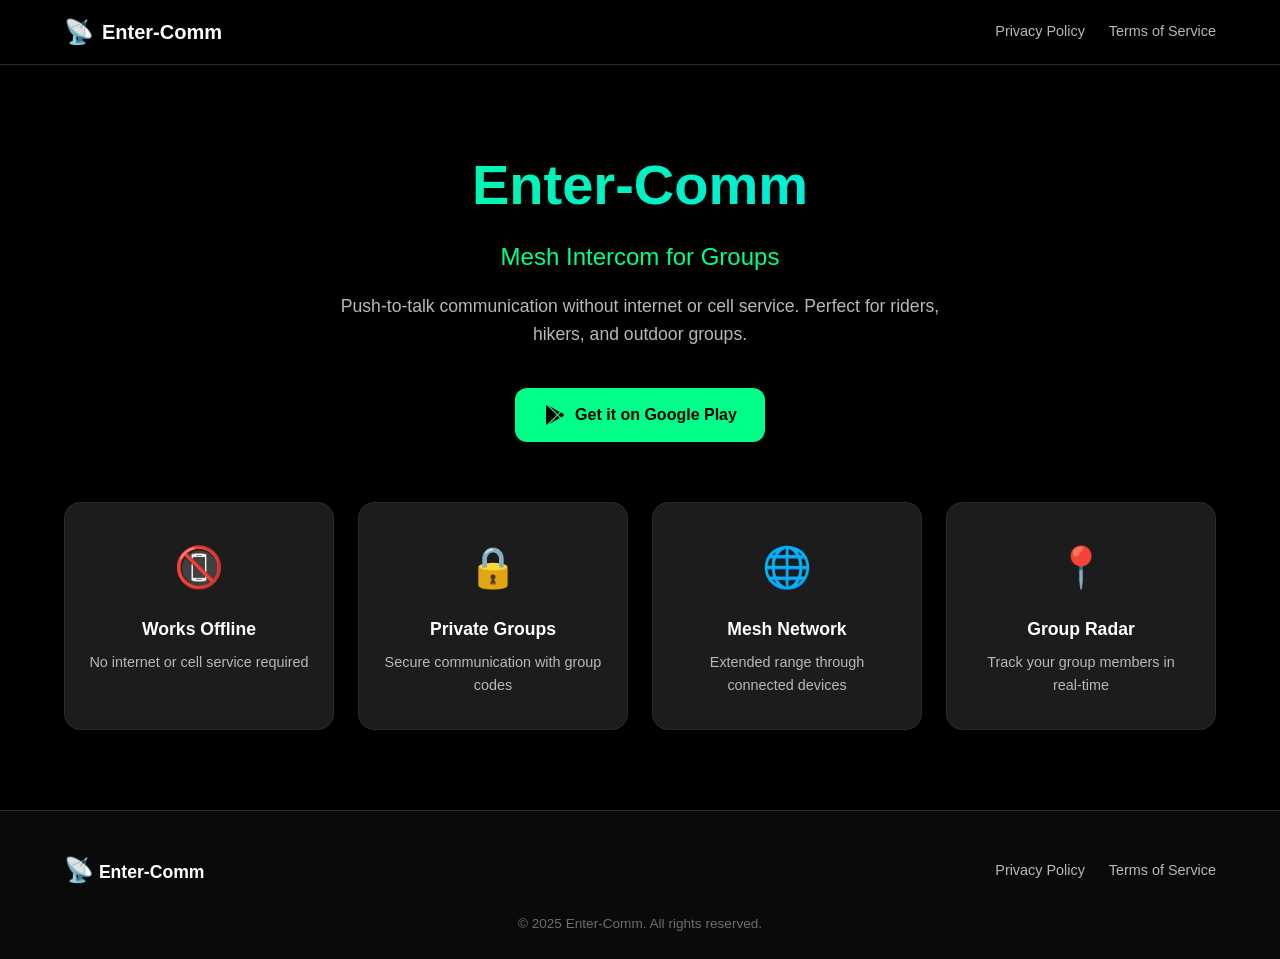
<file: website/index.html>
<!DOCTYPE html>
<html lang="en">
<head>
    <meta charset="UTF-8">
    <meta name="viewport" content="width=device-width, initial-scale=1.0">
    <title>Enter-Comm | Mesh Intercom for Groups</title>
    <meta name="description" content="Free mesh intercom app for groups. Push-to-talk communication without internet or cell service.">
    <link rel="stylesheet" href="styles.css">
    <link rel="icon" type="image/png" href="favicon.png">
</head>
<body>
    <nav class="navbar">
        <div class="container nav-content">
            <a href="/" class="logo">
                <span class="logo-icon">📡</span>
                Enter-Comm
            </a>
            <div class="nav-links">
                <a href="privacy.html">Privacy Policy</a>
                <a href="terms.html">Terms of Service</a>
            </div>
        </div>
    </nav>

    <main>
        <section class="hero">
            <div class="container">
                <h1>Enter-Comm</h1>
                <p class="tagline">Mesh Intercom for Groups</p>
                <p class="subtitle">Push-to-talk communication without internet or cell service. Perfect for riders, hikers, and outdoor groups.</p>

                <div class="cta-buttons">
                    <a href="https://play.google.com/store/apps/details?id=com.entercomm.bikeintercom" class="btn btn-primary">
                        <svg viewBox="0 0 24 24" width="24" height="24" fill="currentColor">
                            <path d="M3,20.5V3.5C3,2.91 3.34,2.39 3.84,2.15L13.69,12L3.84,21.85C3.34,21.6 3,21.09 3,20.5M16.81,15.12L6.05,21.34L14.54,12.85L16.81,15.12M20.16,10.81C20.5,11.08 20.75,11.5 20.75,12C20.75,12.5 20.53,12.9 20.18,13.18L17.89,14.5L15.39,12L17.89,9.5L20.16,10.81M6.05,2.66L16.81,8.88L14.54,11.15L6.05,2.66Z"/>
                        </svg>
                        Get it on Google Play
                    </a>
                </div>

                <div class="features">
                    <div class="feature">
                        <div class="feature-icon">📵</div>
                        <h3>Works Offline</h3>
                        <p>No internet or cell service required</p>
                    </div>
                    <div class="feature">
                        <div class="feature-icon">🔒</div>
                        <h3>Private Groups</h3>
                        <p>Secure communication with group codes</p>
                    </div>
                    <div class="feature">
                        <div class="feature-icon">🌐</div>
                        <h3>Mesh Network</h3>
                        <p>Extended range through connected devices</p>
                    </div>
                    <div class="feature">
                        <div class="feature-icon">📍</div>
                        <h3>Group Radar</h3>
                        <p>Track your group members in real-time</p>
                    </div>
                </div>
            </div>
        </section>
    </main>

    <footer>
        <div class="container">
            <div class="footer-content">
                <div class="footer-brand">
                    <span class="logo-icon">📡</span> Enter-Comm
                </div>
                <div class="footer-links">
                    <a href="privacy.html">Privacy Policy</a>
                    <a href="terms.html">Terms of Service</a>
                </div>
            </div>
            <p class="copyright">&copy; 2025 Enter-Comm. All rights reserved.</p>
        </div>
    </footer>
</body>
</html>
</file>
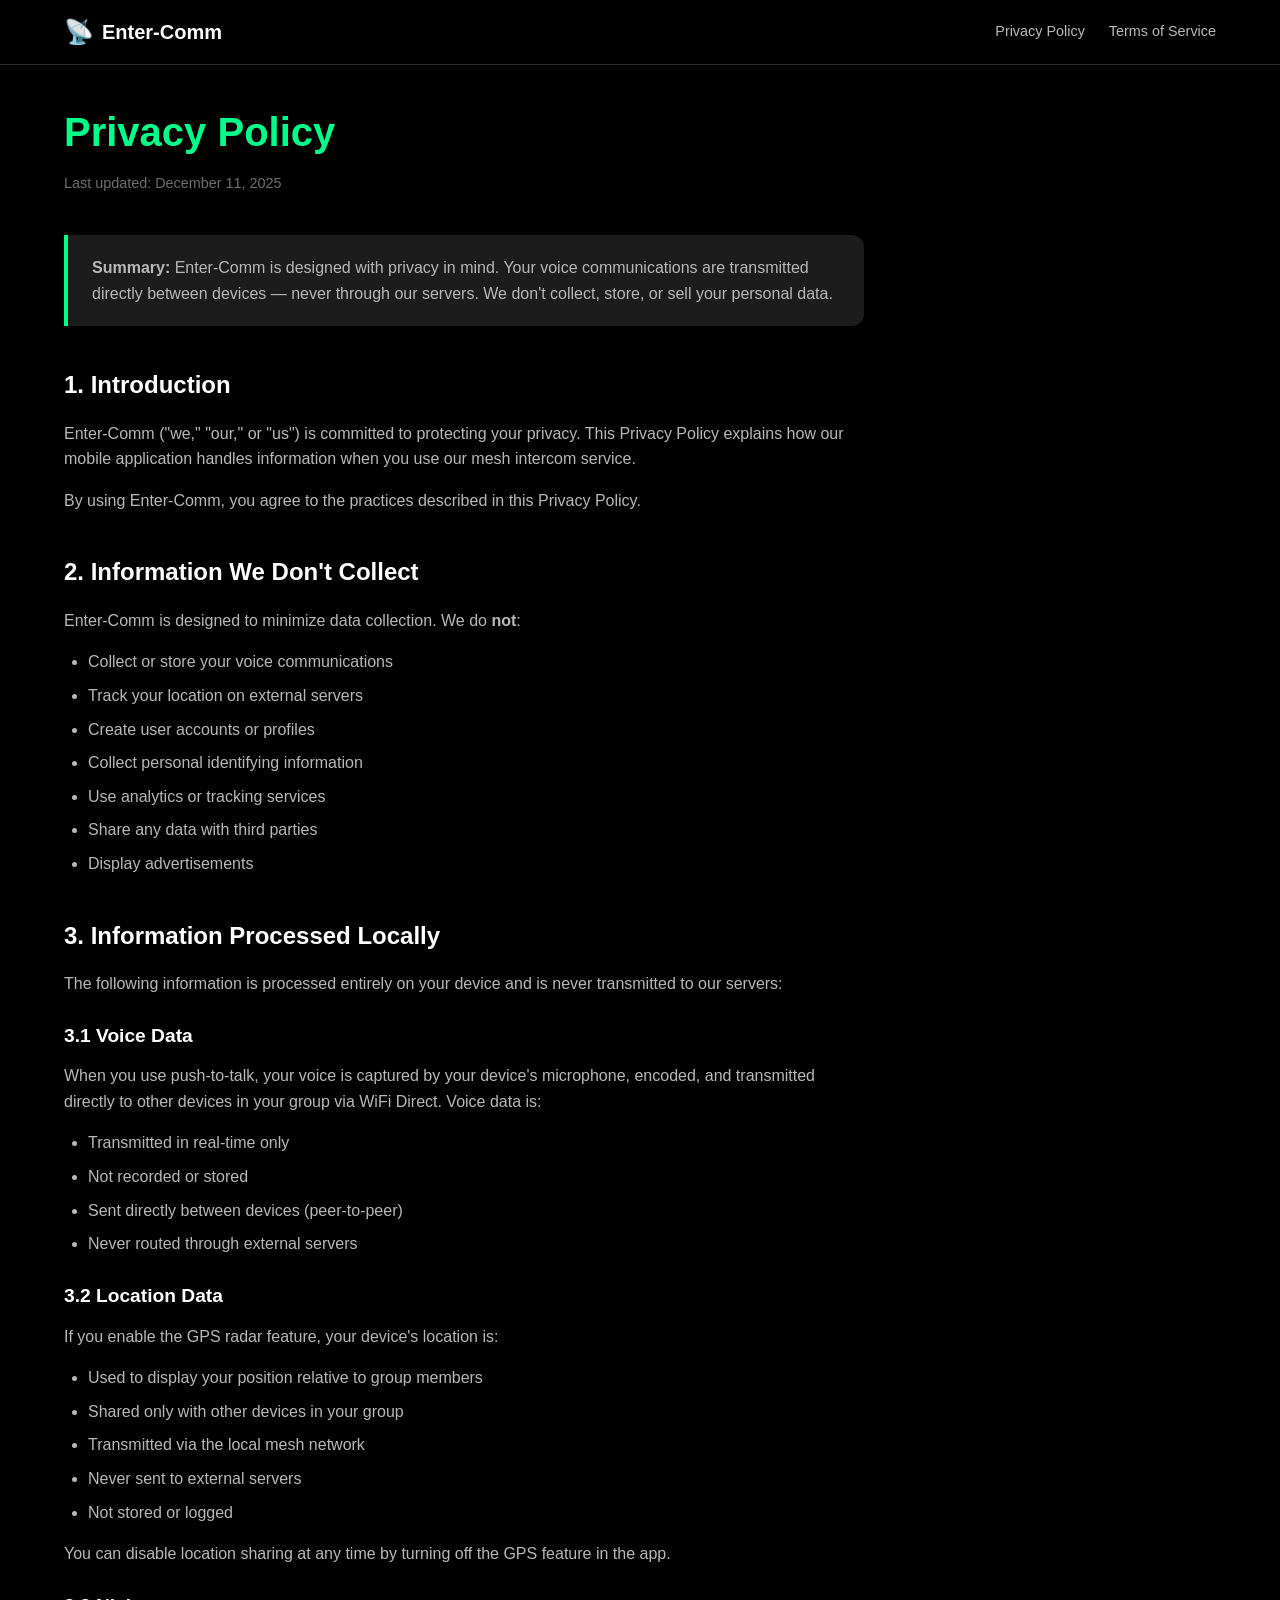
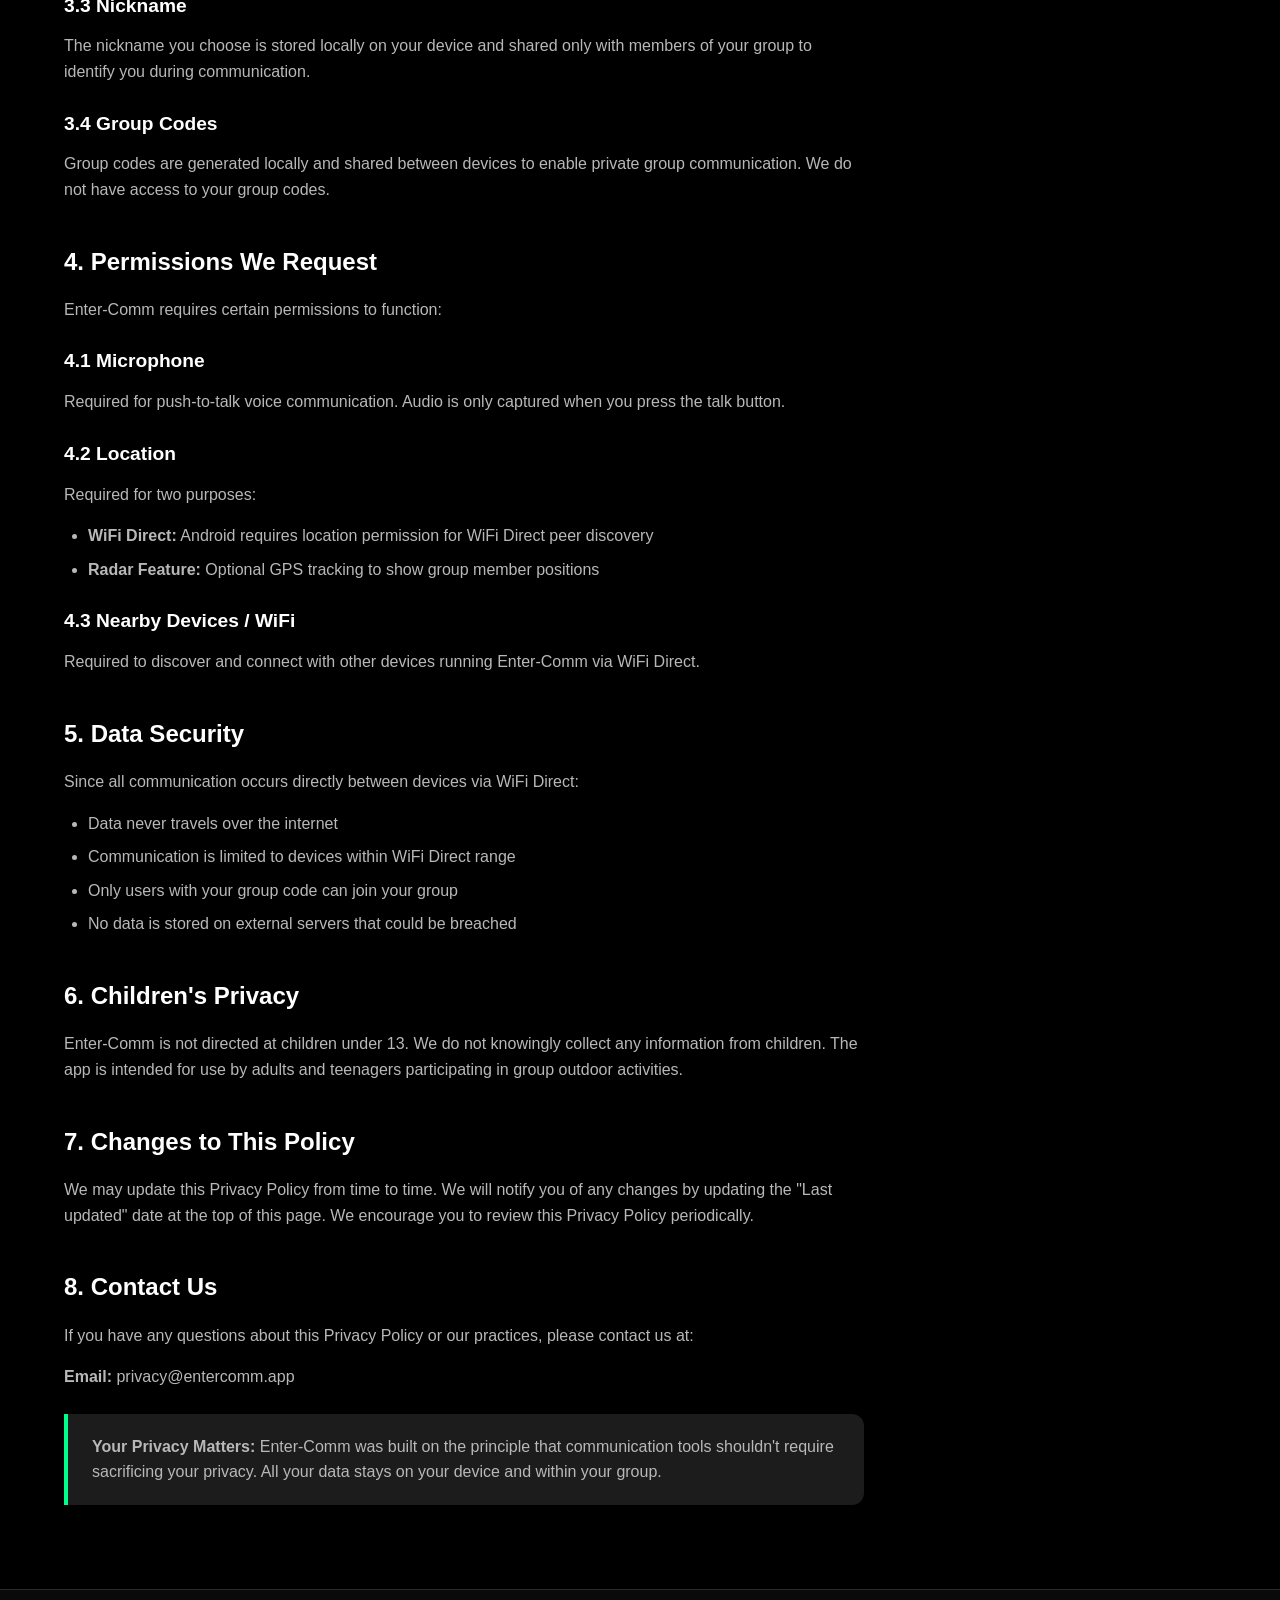
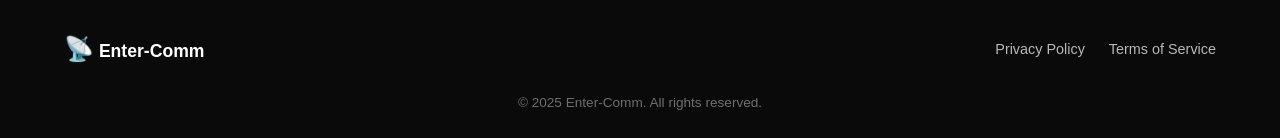
<file: website/privacy.html>
<!DOCTYPE html>
<html lang="en">
<head>
    <meta charset="UTF-8">
    <meta name="viewport" content="width=device-width, initial-scale=1.0">
    <title>Privacy Policy | Enter-Comm</title>
    <meta name="description" content="Privacy Policy for Enter-Comm mesh intercom app.">
    <link rel="stylesheet" href="styles.css">
    <link rel="icon" type="image/png" href="favicon.png">
</head>
<body>
    <nav class="navbar">
        <div class="container nav-content">
            <a href="/" class="logo">
                <span class="logo-icon">📡</span>
                Enter-Comm
            </a>
            <div class="nav-links">
                <a href="privacy.html">Privacy Policy</a>
                <a href="terms.html">Terms of Service</a>
            </div>
        </div>
    </nav>

    <main class="legal-page">
        <div class="container">
            <h1>Privacy Policy</h1>
            <p class="last-updated">Last updated: December 11, 2025</p>

            <div class="legal-content">
                <div class="highlight-box">
                    <p><strong>Summary:</strong> Enter-Comm is designed with privacy in mind. Your voice communications are transmitted directly between devices — never through our servers. We don't collect, store, or sell your personal data.</p>
                </div>

                <h2>1. Introduction</h2>
                <p>Enter-Comm ("we," "our," or "us") is committed to protecting your privacy. This Privacy Policy explains how our mobile application handles information when you use our mesh intercom service.</p>
                <p>By using Enter-Comm, you agree to the practices described in this Privacy Policy.</p>

                <h2>2. Information We Don't Collect</h2>
                <p>Enter-Comm is designed to minimize data collection. We do <strong>not</strong>:</p>
                <ul>
                    <li>Collect or store your voice communications</li>
                    <li>Track your location on external servers</li>
                    <li>Create user accounts or profiles</li>
                    <li>Collect personal identifying information</li>
                    <li>Use analytics or tracking services</li>
                    <li>Share any data with third parties</li>
                    <li>Display advertisements</li>
                </ul>

                <h2>3. Information Processed Locally</h2>
                <p>The following information is processed entirely on your device and is never transmitted to our servers:</p>

                <h3>3.1 Voice Data</h3>
                <p>When you use push-to-talk, your voice is captured by your device's microphone, encoded, and transmitted directly to other devices in your group via WiFi Direct. Voice data is:</p>
                <ul>
                    <li>Transmitted in real-time only</li>
                    <li>Not recorded or stored</li>
                    <li>Sent directly between devices (peer-to-peer)</li>
                    <li>Never routed through external servers</li>
                </ul>

                <h3>3.2 Location Data</h3>
                <p>If you enable the GPS radar feature, your device's location is:</p>
                <ul>
                    <li>Used to display your position relative to group members</li>
                    <li>Shared only with other devices in your group</li>
                    <li>Transmitted via the local mesh network</li>
                    <li>Never sent to external servers</li>
                    <li>Not stored or logged</li>
                </ul>
                <p>You can disable location sharing at any time by turning off the GPS feature in the app.</p>

                <h3>3.3 Nickname</h3>
                <p>The nickname you choose is stored locally on your device and shared only with members of your group to identify you during communication.</p>

                <h3>3.4 Group Codes</h3>
                <p>Group codes are generated locally and shared between devices to enable private group communication. We do not have access to your group codes.</p>

                <h2>4. Permissions We Request</h2>
                <p>Enter-Comm requires certain permissions to function:</p>

                <h3>4.1 Microphone</h3>
                <p>Required for push-to-talk voice communication. Audio is only captured when you press the talk button.</p>

                <h3>4.2 Location</h3>
                <p>Required for two purposes:</p>
                <ul>
                    <li><strong>WiFi Direct:</strong> Android requires location permission for WiFi Direct peer discovery</li>
                    <li><strong>Radar Feature:</strong> Optional GPS tracking to show group member positions</li>
                </ul>

                <h3>4.3 Nearby Devices / WiFi</h3>
                <p>Required to discover and connect with other devices running Enter-Comm via WiFi Direct.</p>

                <h2>5. Data Security</h2>
                <p>Since all communication occurs directly between devices via WiFi Direct:</p>
                <ul>
                    <li>Data never travels over the internet</li>
                    <li>Communication is limited to devices within WiFi Direct range</li>
                    <li>Only users with your group code can join your group</li>
                    <li>No data is stored on external servers that could be breached</li>
                </ul>

                <h2>6. Children's Privacy</h2>
                <p>Enter-Comm is not directed at children under 13. We do not knowingly collect any information from children. The app is intended for use by adults and teenagers participating in group outdoor activities.</p>

                <h2>7. Changes to This Policy</h2>
                <p>We may update this Privacy Policy from time to time. We will notify you of any changes by updating the "Last updated" date at the top of this page. We encourage you to review this Privacy Policy periodically.</p>

                <h2>8. Contact Us</h2>
                <p>If you have any questions about this Privacy Policy or our practices, please contact us at:</p>
                <p><strong>Email:</strong> privacy@entercomm.app</p>

                <div class="highlight-box">
                    <p><strong>Your Privacy Matters:</strong> Enter-Comm was built on the principle that communication tools shouldn't require sacrificing your privacy. All your data stays on your device and within your group.</p>
                </div>
            </div>
        </div>
    </main>

    <footer>
        <div class="container">
            <div class="footer-content">
                <div class="footer-brand">
                    <span class="logo-icon">📡</span> Enter-Comm
                </div>
                <div class="footer-links">
                    <a href="privacy.html">Privacy Policy</a>
                    <a href="terms.html">Terms of Service</a>
                </div>
            </div>
            <p class="copyright">&copy; 2025 Enter-Comm. All rights reserved.</p>
        </div>
    </footer>
</body>
</html>
</file>
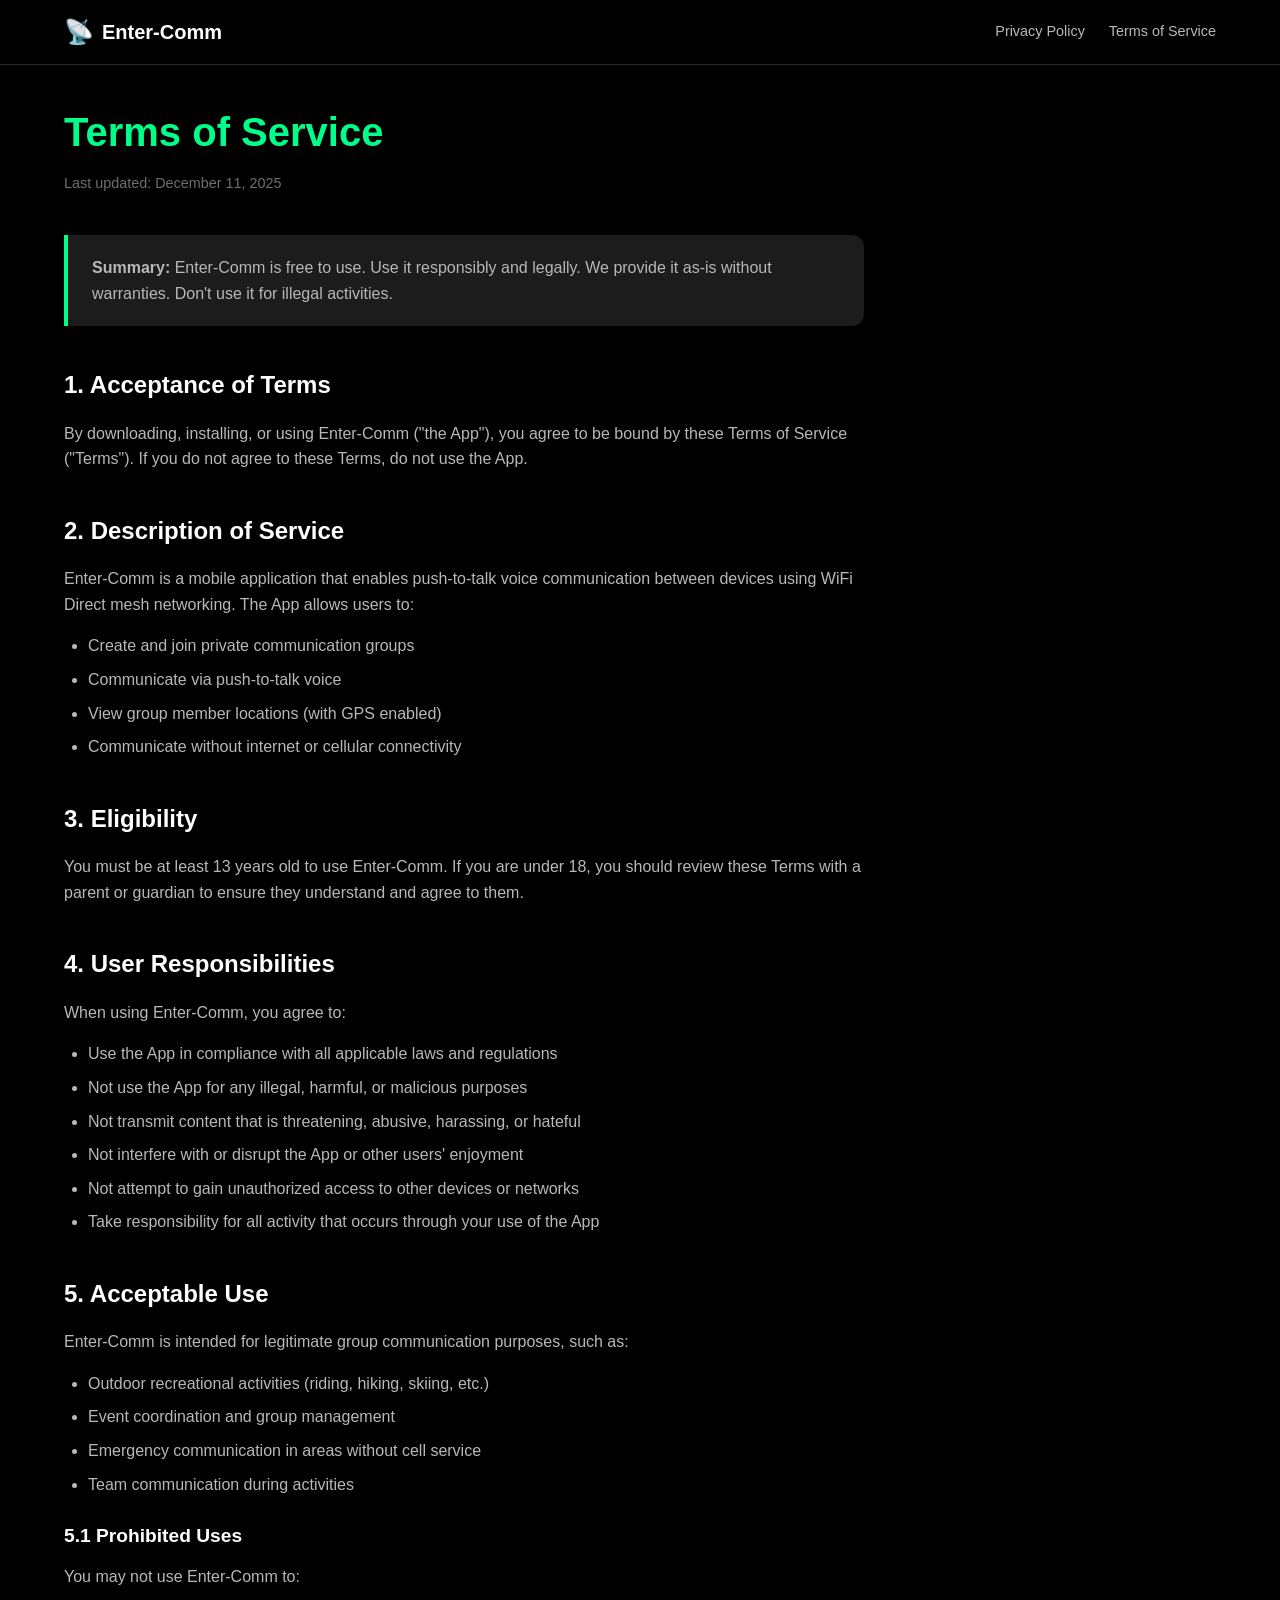
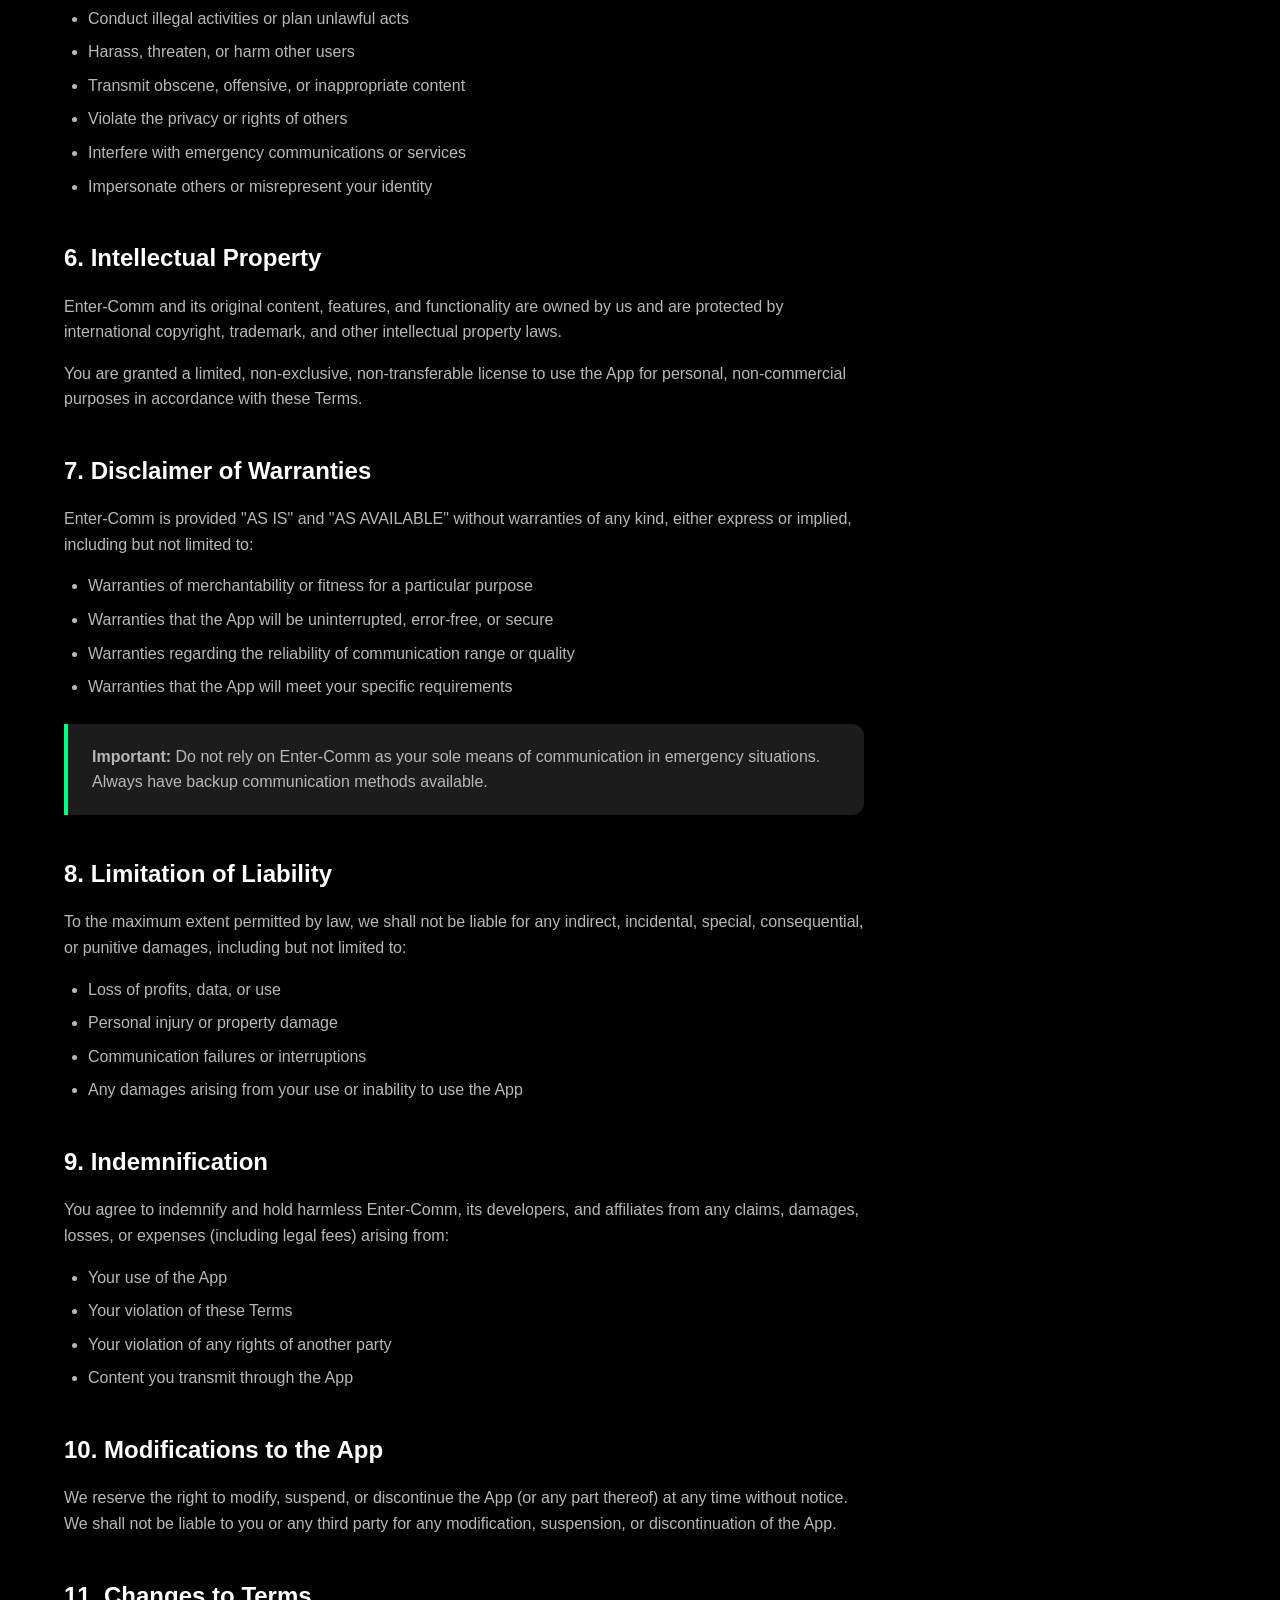
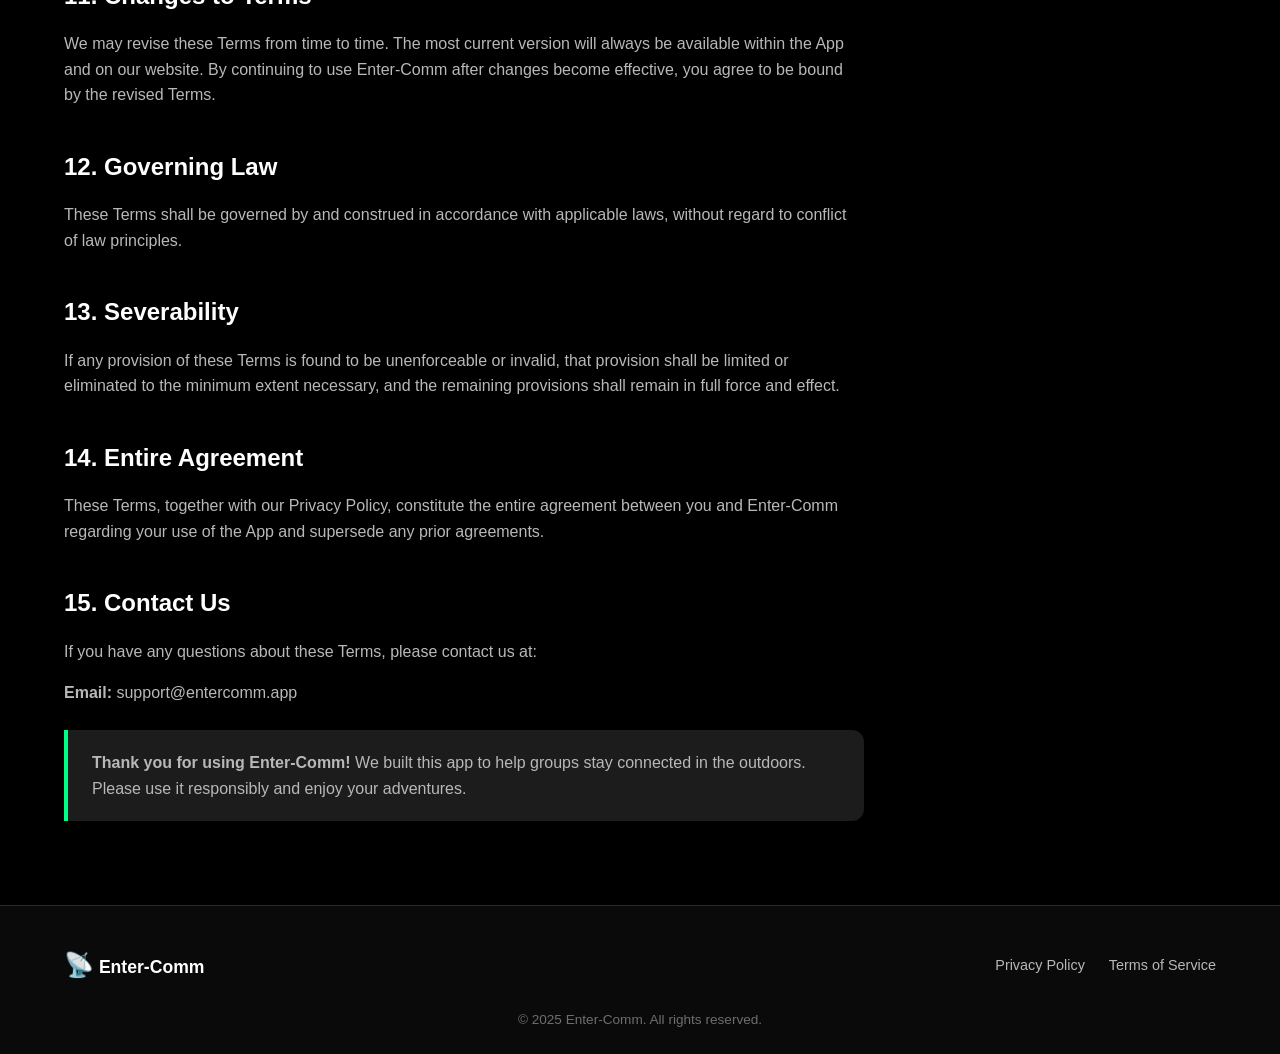
<file: website/terms.html>
<!DOCTYPE html>
<html lang="en">
<head>
    <meta charset="UTF-8">
    <meta name="viewport" content="width=device-width, initial-scale=1.0">
    <title>Terms of Service | Enter-Comm</title>
    <meta name="description" content="Terms of Service for Enter-Comm mesh intercom app.">
    <link rel="stylesheet" href="styles.css">
    <link rel="icon" type="image/png" href="favicon.png">
</head>
<body>
    <nav class="navbar">
        <div class="container nav-content">
            <a href="/" class="logo">
                <span class="logo-icon">📡</span>
                Enter-Comm
            </a>
            <div class="nav-links">
                <a href="privacy.html">Privacy Policy</a>
                <a href="terms.html">Terms of Service</a>
            </div>
        </div>
    </nav>

    <main class="legal-page">
        <div class="container">
            <h1>Terms of Service</h1>
            <p class="last-updated">Last updated: December 11, 2025</p>

            <div class="legal-content">
                <div class="highlight-box">
                    <p><strong>Summary:</strong> Enter-Comm is free to use. Use it responsibly and legally. We provide it as-is without warranties. Don't use it for illegal activities.</p>
                </div>

                <h2>1. Acceptance of Terms</h2>
                <p>By downloading, installing, or using Enter-Comm ("the App"), you agree to be bound by these Terms of Service ("Terms"). If you do not agree to these Terms, do not use the App.</p>

                <h2>2. Description of Service</h2>
                <p>Enter-Comm is a mobile application that enables push-to-talk voice communication between devices using WiFi Direct mesh networking. The App allows users to:</p>
                <ul>
                    <li>Create and join private communication groups</li>
                    <li>Communicate via push-to-talk voice</li>
                    <li>View group member locations (with GPS enabled)</li>
                    <li>Communicate without internet or cellular connectivity</li>
                </ul>

                <h2>3. Eligibility</h2>
                <p>You must be at least 13 years old to use Enter-Comm. If you are under 18, you should review these Terms with a parent or guardian to ensure they understand and agree to them.</p>

                <h2>4. User Responsibilities</h2>
                <p>When using Enter-Comm, you agree to:</p>
                <ul>
                    <li>Use the App in compliance with all applicable laws and regulations</li>
                    <li>Not use the App for any illegal, harmful, or malicious purposes</li>
                    <li>Not transmit content that is threatening, abusive, harassing, or hateful</li>
                    <li>Not interfere with or disrupt the App or other users' enjoyment</li>
                    <li>Not attempt to gain unauthorized access to other devices or networks</li>
                    <li>Take responsibility for all activity that occurs through your use of the App</li>
                </ul>

                <h2>5. Acceptable Use</h2>
                <p>Enter-Comm is intended for legitimate group communication purposes, such as:</p>
                <ul>
                    <li>Outdoor recreational activities (riding, hiking, skiing, etc.)</li>
                    <li>Event coordination and group management</li>
                    <li>Emergency communication in areas without cell service</li>
                    <li>Team communication during activities</li>
                </ul>

                <h3>5.1 Prohibited Uses</h3>
                <p>You may not use Enter-Comm to:</p>
                <ul>
                    <li>Conduct illegal activities or plan unlawful acts</li>
                    <li>Harass, threaten, or harm other users</li>
                    <li>Transmit obscene, offensive, or inappropriate content</li>
                    <li>Violate the privacy or rights of others</li>
                    <li>Interfere with emergency communications or services</li>
                    <li>Impersonate others or misrepresent your identity</li>
                </ul>

                <h2>6. Intellectual Property</h2>
                <p>Enter-Comm and its original content, features, and functionality are owned by us and are protected by international copyright, trademark, and other intellectual property laws.</p>
                <p>You are granted a limited, non-exclusive, non-transferable license to use the App for personal, non-commercial purposes in accordance with these Terms.</p>

                <h2>7. Disclaimer of Warranties</h2>
                <p>Enter-Comm is provided "AS IS" and "AS AVAILABLE" without warranties of any kind, either express or implied, including but not limited to:</p>
                <ul>
                    <li>Warranties of merchantability or fitness for a particular purpose</li>
                    <li>Warranties that the App will be uninterrupted, error-free, or secure</li>
                    <li>Warranties regarding the reliability of communication range or quality</li>
                    <li>Warranties that the App will meet your specific requirements</li>
                </ul>

                <div class="highlight-box">
                    <p><strong>Important:</strong> Do not rely on Enter-Comm as your sole means of communication in emergency situations. Always have backup communication methods available.</p>
                </div>

                <h2>8. Limitation of Liability</h2>
                <p>To the maximum extent permitted by law, we shall not be liable for any indirect, incidental, special, consequential, or punitive damages, including but not limited to:</p>
                <ul>
                    <li>Loss of profits, data, or use</li>
                    <li>Personal injury or property damage</li>
                    <li>Communication failures or interruptions</li>
                    <li>Any damages arising from your use or inability to use the App</li>
                </ul>

                <h2>9. Indemnification</h2>
                <p>You agree to indemnify and hold harmless Enter-Comm, its developers, and affiliates from any claims, damages, losses, or expenses (including legal fees) arising from:</p>
                <ul>
                    <li>Your use of the App</li>
                    <li>Your violation of these Terms</li>
                    <li>Your violation of any rights of another party</li>
                    <li>Content you transmit through the App</li>
                </ul>

                <h2>10. Modifications to the App</h2>
                <p>We reserve the right to modify, suspend, or discontinue the App (or any part thereof) at any time without notice. We shall not be liable to you or any third party for any modification, suspension, or discontinuation of the App.</p>

                <h2>11. Changes to Terms</h2>
                <p>We may revise these Terms from time to time. The most current version will always be available within the App and on our website. By continuing to use Enter-Comm after changes become effective, you agree to be bound by the revised Terms.</p>

                <h2>12. Governing Law</h2>
                <p>These Terms shall be governed by and construed in accordance with applicable laws, without regard to conflict of law principles.</p>

                <h2>13. Severability</h2>
                <p>If any provision of these Terms is found to be unenforceable or invalid, that provision shall be limited or eliminated to the minimum extent necessary, and the remaining provisions shall remain in full force and effect.</p>

                <h2>14. Entire Agreement</h2>
                <p>These Terms, together with our Privacy Policy, constitute the entire agreement between you and Enter-Comm regarding your use of the App and supersede any prior agreements.</p>

                <h2>15. Contact Us</h2>
                <p>If you have any questions about these Terms, please contact us at:</p>
                <p><strong>Email:</strong> support@entercomm.app</p>

                <div class="highlight-box">
                    <p><strong>Thank you for using Enter-Comm!</strong> We built this app to help groups stay connected in the outdoors. Please use it responsibly and enjoy your adventures.</p>
                </div>
            </div>
        </div>
    </main>

    <footer>
        <div class="container">
            <div class="footer-content">
                <div class="footer-brand">
                    <span class="logo-icon">📡</span> Enter-Comm
                </div>
                <div class="footer-links">
                    <a href="privacy.html">Privacy Policy</a>
                    <a href="terms.html">Terms of Service</a>
                </div>
            </div>
            <p class="copyright">&copy; 2025 Enter-Comm. All rights reserved.</p>
        </div>
    </footer>
</body>
</html>
</file>
<file: website/styles.css>
/* Enter-Comm Website Styles */

:root {
    --bg-primary: #000000;
    --bg-secondary: #0a0a0a;
    --bg-elevated: #141414;
    --bg-card: #1c1c1c;

    --text-primary: #ffffff;
    --text-secondary: #b8b8b8;
    --text-tertiary: #6e6e6e;

    --accent-green: #00ff88;
    --accent-green-dark: #00cc6a;
    --accent-orange: #ff9100;
    --accent-cyan: #00e5ff;

    --border-color: #2a2a2a;

    --font-family: -apple-system, BlinkMacSystemFont, 'Segoe UI', Roboto, Oxygen, Ubuntu, sans-serif;
}

* {
    margin: 0;
    padding: 0;
    box-sizing: border-box;
}

html {
    scroll-behavior: smooth;
}

body {
    font-family: var(--font-family);
    background-color: var(--bg-primary);
    color: var(--text-primary);
    line-height: 1.6;
    min-height: 100vh;
    display: flex;
    flex-direction: column;
}

.container {
    max-width: 1200px;
    margin: 0 auto;
    padding: 0 24px;
}

/* Navbar */
.navbar {
    position: fixed;
    top: 0;
    left: 0;
    right: 0;
    background: rgba(0, 0, 0, 0.9);
    backdrop-filter: blur(10px);
    border-bottom: 1px solid var(--border-color);
    z-index: 100;
}

.nav-content {
    display: flex;
    justify-content: space-between;
    align-items: center;
    height: 64px;
}

.logo {
    display: flex;
    align-items: center;
    gap: 8px;
    font-size: 1.25rem;
    font-weight: 700;
    color: var(--text-primary);
    text-decoration: none;
}

.logo-icon {
    font-size: 1.5rem;
}

.nav-links {
    display: flex;
    gap: 24px;
}

.nav-links a {
    color: var(--text-secondary);
    text-decoration: none;
    font-size: 0.9rem;
    transition: color 0.2s;
}

.nav-links a:hover {
    color: var(--accent-green);
}

/* Hero Section */
.hero {
    padding: 140px 0 80px;
    text-align: center;
}

.hero h1 {
    font-size: 3.5rem;
    font-weight: 800;
    margin-bottom: 8px;
    background: linear-gradient(135deg, var(--accent-green), var(--accent-cyan));
    -webkit-background-clip: text;
    -webkit-text-fill-color: transparent;
    background-clip: text;
}

.tagline {
    font-size: 1.5rem;
    color: var(--accent-green);
    margin-bottom: 16px;
}

.subtitle {
    font-size: 1.1rem;
    color: var(--text-secondary);
    max-width: 600px;
    margin: 0 auto 40px;
}

/* Buttons */
.cta-buttons {
    display: flex;
    gap: 16px;
    justify-content: center;
    flex-wrap: wrap;
    margin-bottom: 60px;
}

.btn {
    display: inline-flex;
    align-items: center;
    gap: 8px;
    padding: 14px 28px;
    border-radius: 12px;
    font-size: 1rem;
    font-weight: 600;
    text-decoration: none;
    transition: all 0.2s;
}

.btn-primary {
    background: var(--accent-green);
    color: #000;
}

.btn-primary:hover {
    background: var(--accent-green-dark);
    transform: translateY(-2px);
}

/* Features */
.features {
    display: grid;
    grid-template-columns: repeat(auto-fit, minmax(240px, 1fr));
    gap: 24px;
    margin-top: 40px;
}

.feature {
    background: var(--bg-card);
    border: 1px solid var(--border-color);
    border-radius: 16px;
    padding: 32px 24px;
    text-align: center;
    transition: all 0.2s;
}

.feature:hover {
    border-color: var(--accent-green);
    transform: translateY(-4px);
}

.feature-icon {
    font-size: 2.5rem;
    margin-bottom: 16px;
}

.feature h3 {
    font-size: 1.1rem;
    margin-bottom: 8px;
    color: var(--text-primary);
}

.feature p {
    font-size: 0.9rem;
    color: var(--text-secondary);
}

/* Legal Pages */
.legal-page {
    padding: 100px 0 60px;
    flex: 1;
}

.legal-page h1 {
    font-size: 2.5rem;
    margin-bottom: 8px;
    color: var(--accent-green);
}

.legal-page .last-updated {
    color: var(--text-tertiary);
    font-size: 0.9rem;
    margin-bottom: 40px;
}

.legal-content {
    max-width: 800px;
}

.legal-content h2 {
    font-size: 1.5rem;
    margin: 40px 0 16px;
    color: var(--text-primary);
}

.legal-content h3 {
    font-size: 1.2rem;
    margin: 24px 0 12px;
    color: var(--text-primary);
}

.legal-content p {
    color: var(--text-secondary);
    margin-bottom: 16px;
}

.legal-content ul, .legal-content ol {
    color: var(--text-secondary);
    margin-bottom: 16px;
    padding-left: 24px;
}

.legal-content li {
    margin-bottom: 8px;
}

.legal-content a {
    color: var(--accent-green);
    text-decoration: none;
}

.legal-content a:hover {
    text-decoration: underline;
}

.highlight-box {
    background: var(--bg-card);
    border-left: 4px solid var(--accent-green);
    padding: 20px 24px;
    border-radius: 0 12px 12px 0;
    margin: 24px 0;
}

.highlight-box p {
    margin: 0;
}

/* Footer */
footer {
    background: var(--bg-secondary);
    border-top: 1px solid var(--border-color);
    padding: 40px 0 24px;
    margin-top: auto;
}

.footer-content {
    display: flex;
    justify-content: space-between;
    align-items: center;
    margin-bottom: 24px;
    flex-wrap: wrap;
    gap: 16px;
}

.footer-brand {
    font-size: 1.1rem;
    font-weight: 600;
}

.footer-links {
    display: flex;
    gap: 24px;
}

.footer-links a {
    color: var(--text-secondary);
    text-decoration: none;
    font-size: 0.9rem;
}

.footer-links a:hover {
    color: var(--accent-green);
}

.copyright {
    text-align: center;
    color: var(--text-tertiary);
    font-size: 0.85rem;
}

/* Responsive */
@media (max-width: 768px) {
    .hero h1 {
        font-size: 2.5rem;
    }

    .tagline {
        font-size: 1.2rem;
    }

    .nav-links {
        gap: 16px;
    }

    .nav-links a {
        font-size: 0.85rem;
    }

    .legal-page h1 {
        font-size: 2rem;
    }

    .footer-content {
        flex-direction: column;
        text-align: center;
    }
}
</file>
